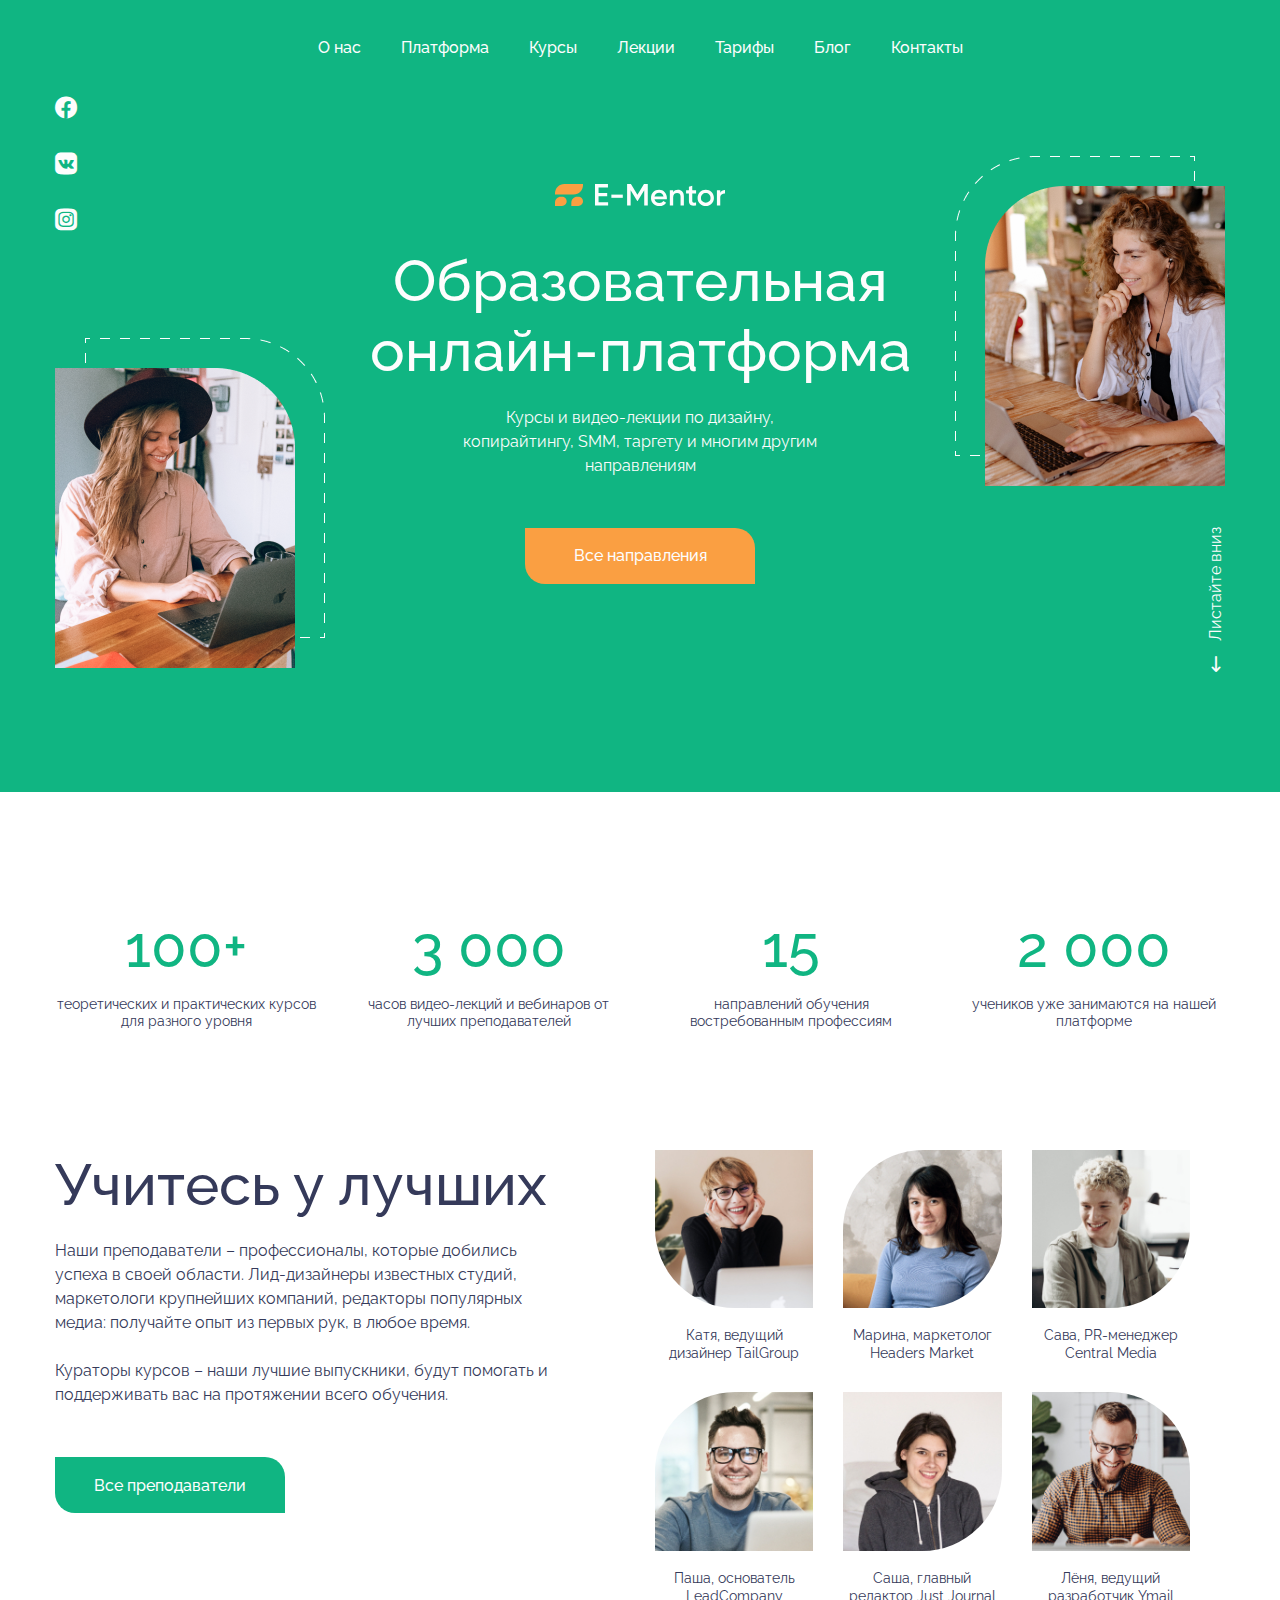
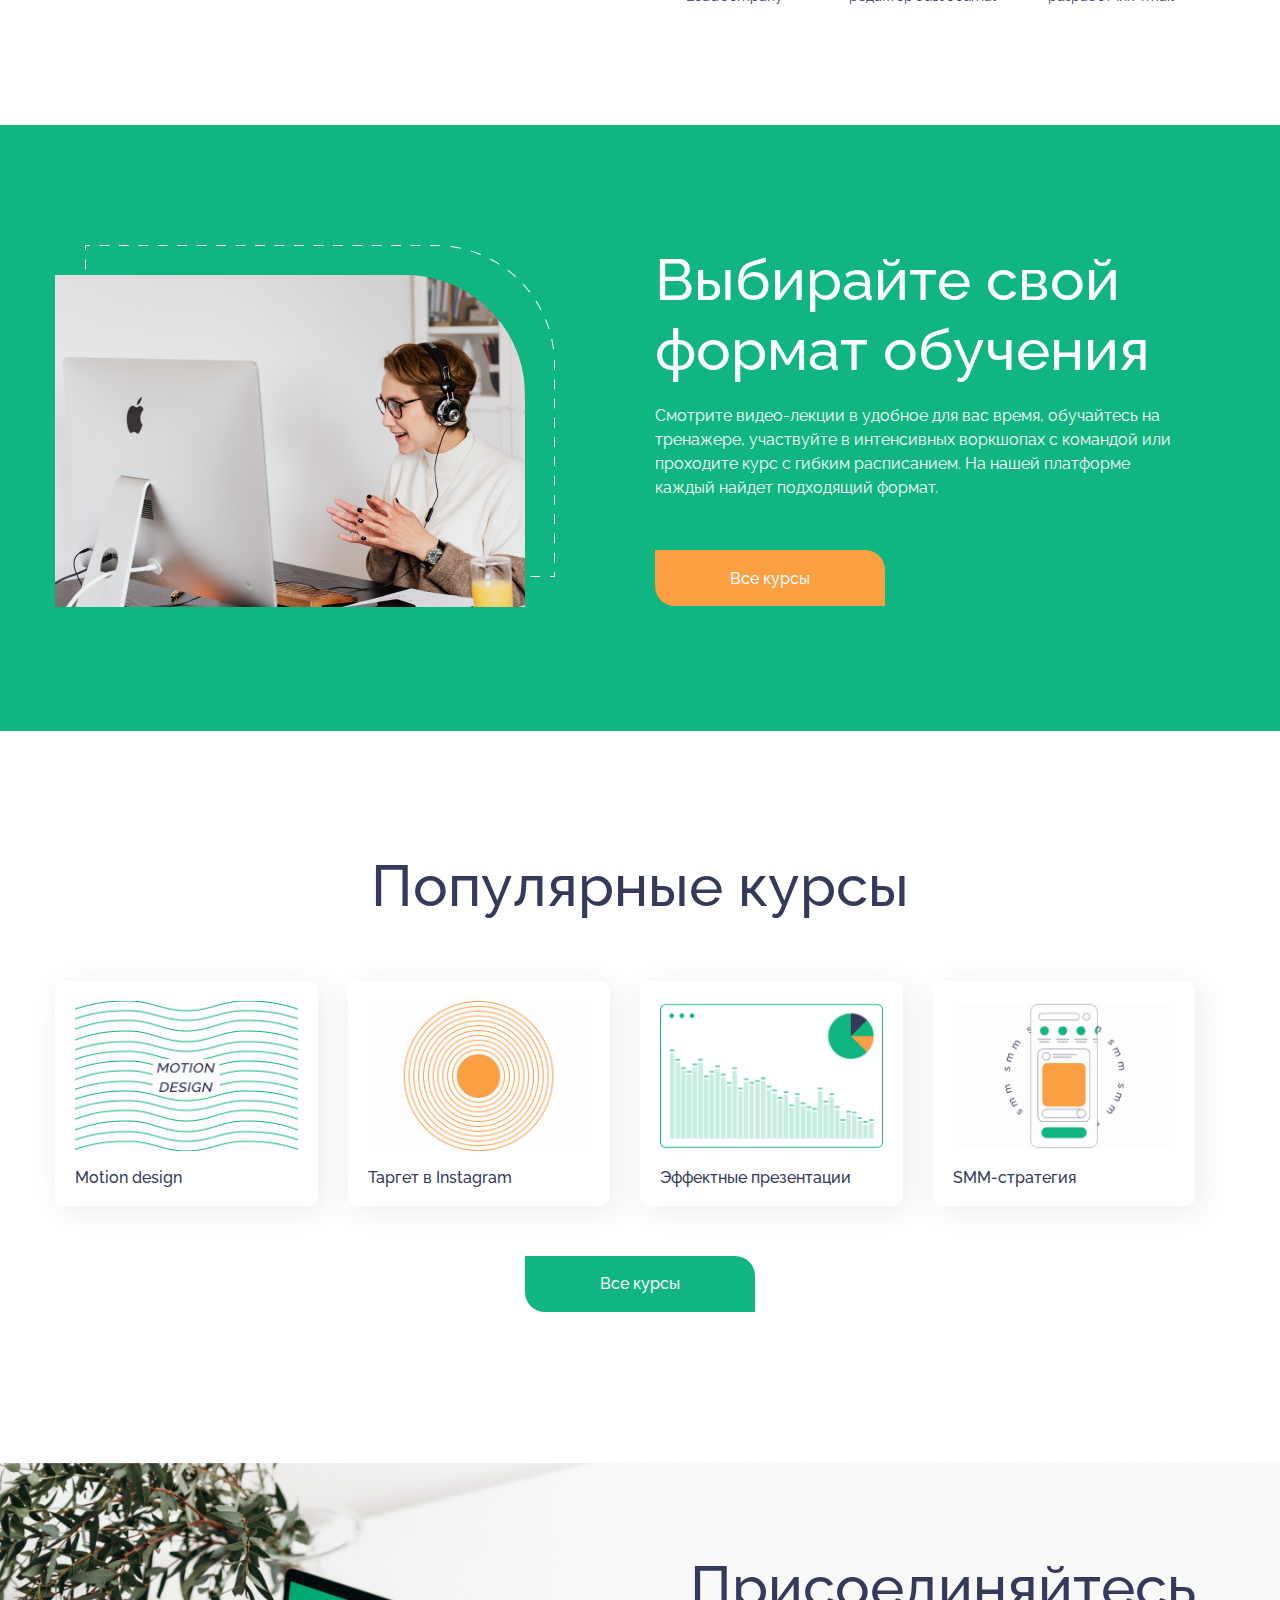
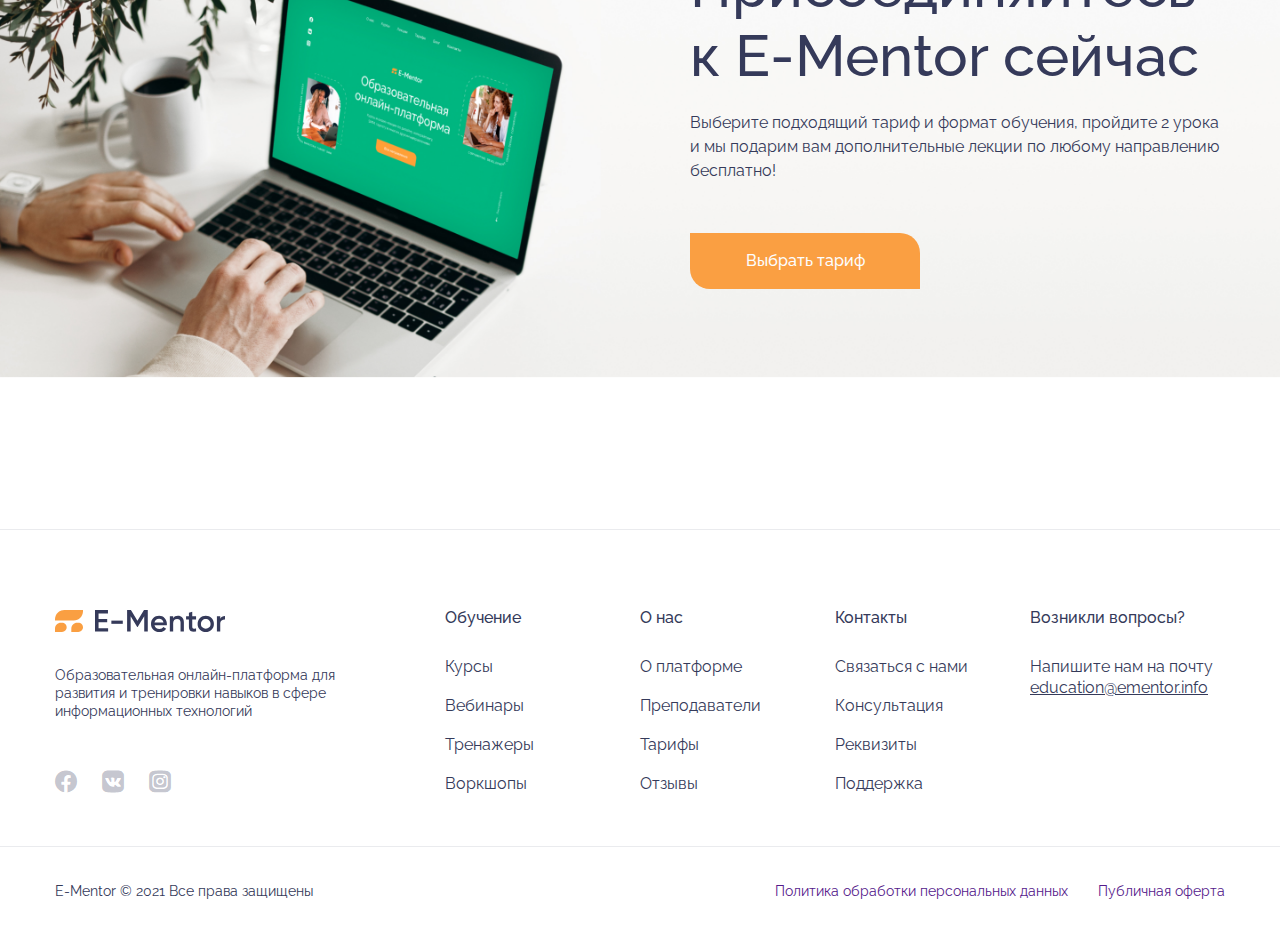
<file: index.html>
<!DOCTYPE html>
<html lang="en">
<head>
    <meta charset="UTF-8">
    <meta http-equiv="X-UA-Compatible" content="IE=edge">
    <meta name="viewport" content="width=device-width, initial-scale=1.0">
    <title>Ementor</title>
    <link rel="stylesheet" href="css/style.css">
</head>
<body>
    <header class="header header__main-page">
        <div class="container">
            <input id="menu_toggle" type="checkbox" />
            <label class="main-menu__toggle main-menu__toggle-light" for="menu_toggle">
                <span></span>
            </label>

            <ul class="main-menu main-menu__main-page">
                <li class="main-menu__item">
                    <a href="" class="main-menu__link">О нас</a>
                </li>
                <li class="main-menu__item">
                    <a href="" class="main-menu__link">Платформа</a>
                </li>
                <li class="main-menu__item">
                    <a href="course_page.html" class="main-menu__link">Курсы</a>
                </li>
                <li class="main-menu__item">
                    <a href="" class="main-menu__link">Лекции</a>
                </li>
                <li class="main-menu__item">
                    <a href="" class="main-menu__link">Тарифы</a>
                </li>
                <li class="main-menu__item">
                    <a href="" class="main-menu__link">Блог</a>
                </li>
                <li class="main-menu__item">
                    <a href="" class="main-menu__link">Контакты</a>
                </li>
            </ul>

            <div class="header__content">
                <div class="header__content-left">
                    <ul class="header__social">
                        <li class="header__social-item"><a href="#!" class="header__social-link"><i class="icon-facebook"></i></a></li>
                        <li class="header__social-item"><a href="#!" class="header__social-link"><i class="icon-vk"></i></a></li>
                        <li class="header__social-item"><a href="#!" class="header__social-link"><i class="icon-instagram"></i></a></li>
                    </ul>
                    <div class="header__content-left-image header__image">
                        <img src="media/images/header_img_001.png" alt="">
                    </div>
                </div>
                <div class="header__content-center">
                    <img src="media/images/logo_main_page.svg" alt="ementor" class="header__content-logo">
                    <h1 class="section-title section-title--light header__title">Образовательная онлайн-платформа</h1>
                    <p class="header__content-text">Курсы и видео-лекции по дизайну, копирайтингу, SMM, таргету и многим другим направлениям</p>
                    <a href="#!" class="header__content-btn btn btn-primary animation">Все направления</a>
                </div>
                <div class="header__content-right">
                    <div class="header__content-right-image header__image">
                        <img src="media/images/header_img_002.png" alt="">
                    </div>
                    <div class="header__down-container">
                        <a href="#!" class="header__down-link animation" id="scroll_down_link"><i class="icon-arrow-down"></i>Листайте вниз</a>
                    </div>
                </div>
            </div>
        </div>
    </header>

    <main class="main-content">
        <section class="advantages-block section-block">
            <div class="container">
                <ul class="advantages-items features-items">
                    <li class="advantages-item features-item">
                        <div class="advantages-item__number features-number">
                            100+
                        </div>
                        <div class="advantages-item__description features-description">
                            теоретических и практических курсов для разного уровня
                        </div>
                    </li>
                    <li class="advantages-item features-item">
                        <div class="advantages-item__number features-number">
                            3 000
                        </div>
                        <div class="advantages-item__description features-description">
                            часов видео-лекций и вебинаров от лучших преподавателей
                        </div>
                    </li>
                    <li class="advantages-item features-item">
                        <div class="advantages-item__number features-number">
                            15
                        </div>
                        <div class="advantages-item__description features-description">
                            направлений обучения востребованным профессиям
                        </div>
                    </li>
                    <li class="advantages-item features-item">
                        <div class="advantages-item__number features-number">
                            2 000
                        </div>
                        <div class="advantages-item__description features-description">
                            учеников уже занимаются на нашей платформе
                        </div>
                    </li>
                </ul>

                <div class="teachers row">
                    <div class="teachers-content col-half">
                        <h2 class="section-title teachers-title">Учитесь у лучших</h2>
                        <div class="section-description teachers-text">
                            <p>Наши преподаватели – профессионалы, которые добились успеха в своей области. Лид-дизайнеры известных студий, маркетологи крупнейших компаний, редакторы популярных медиа: получайте опыт из первых рук, в любое время.</p>
                            <p>Кураторы курсов – наши лучшие выпускники, будут помогать и поддерживать вас на протяжении всего обучения.</p>
                        </div>
                        <div class="section-button__wrapper">
                            <a href="#!" class="section-button btn btn-secondary teachers-button animation">Все преподаватели</a>
                        </div>
                    </div>
                    <div class="teachers-items col-half">
                        <div class="teachers-item">
                            <img src="media/images/teacher_001.jpg" class="teachers-image">
                            <h3 class="teachers-description">Катя, ведущий дизайнер TailGroup</h3>
                        </div>
                        <div class="teachers-item">
                            <img src="media/images/teacher_002.jpg" class="teachers-image">
                            <h3 class="teachers-description">Марина, маркетолог Headers Market</h3>
                        </div>
                        <div class="teachers-item">
                            <img src="media/images/teacher_003.jpg" class="teachers-image">
                            <h3 class="teachers-description">Сава, PR-менеджер Central Media</h3>
                        </div>
                        <div class="teachers-item">
                            <img src="media/images/teacher_004.jpg" class="teachers-image">
                            <h3 class="teachers-description">Паша, основатель LeadCompany</h3>
                        </div>
                        <div class="teachers-item">
                            <img src="media/images/teacher_005.jpg" class="teachers-image">
                            <h3 class="teachers-description">Саша, главный редактор Just Journal</h3>
                        </div>
                        <div class="teachers-item">
                            <img src="media/images/teacher_006.jpg" class="teachers-image">
                            <h3 class="teachers-description">Лёня, ведущий разработчик Ymail</h3>
                        </div>
                    </div>
                </div>
            </div>
        </section>
        <section class="format-block section-block section-block--green">
            <div class="container">
                <div class="format row">
                    <div class="format-image__wrapper col-half col-image">
                        <img src="media/images/format-img.png" class="format-image">
                    </div>
                    <div class="format-content col-half">
                        <h2 class="section-title format-title">Выбирайте свой формат обучения</h2>
                        <div class="section-description format-description">Смотрите видео-лекции в удобное для вас время, обучайтесь на тренажере, участвуйте в интенсивных воркшопах с командой или проходите курс с гибким расписанием. На нашей платформе каждый найдет подходящий формат.</div>
                        <div class="section-button__wrapper">
                            <a href="#" class="section-button btn btn-primary format-button animation">Все курсы</a>
                        </div>
                    </div>
                </div>
            </div>
        </section>
        <section class="courses-block section-block">
            <div class="container">
                <div class="courses row">
                    <div class="col-12">
                        <h2 class="section-title courses-title">Популярные курсы</h2>
                        <ul class="courses-items">
                            <li class="courses-item">
                                <img src="media/images/courses_001.png" class="courses-image">
                                <h3 class="courses-name">Motion design</h3>
                            </li>
                            <li class="courses-item">
                                <img src="media/images/courses_002.png" class="courses-image">
                                <h3 class="courses-name">Таргет в Instagram</h3>
                            </li>
                            <li class="courses-item">
                                <img src="media/images/courses_003.png" class="courses-image">
                                <h3 class="courses-name">Эффектные презентации</h3>
                            </li>
                            <li class="courses-item">
                                <img src="media/images/courses_004.png" class="courses-image">
                                <h3 class="courses-name">SMM-стратегия</h3>
                            </li>
                        </ul>
                        <div class="section-button__wrapper align-center">
                            <a href="#" class="section-button btn btn-secondary courses-button animation">Все курсы</a>
                        </div>
                    </div>
                </div>
            </div>
        </section>
        <section class="banner section-block banner__main-page">
            <div class="container">
                <div class="banner-block row">
                    <img class="banner-block__image" src="media/images/banner.jpg">
                    <div class="banner-content col-half">
                        <h2 class="section-title banner-title">Присоединяйтесь к E-Mentor сейчас</h2>
                        <div class="section-description banner-description">Выберите подходящий тариф и формат обучения, пройдите 2 урока и мы подарим вам дополнительные лекции по любому направлению бесплатно!</div>
                        <div class="section-button__wrapper">
                            <a href="#" class="section-button btn btn-primary banner-button animation">Выбрать тариф</a>
                        </div>
                    </div>
                </div>
            </div>
        </section>
    </main>

    <footer class="footer footer__main-page">
        <div class="footer-general">
            <div class="container">
                <div class="row footer-row">
                    <div class="footer-main col-lg-4 col-md-6 col-12">
                        <div class="footer-logo">
                            <a href="/" class="footer-logo-link">
                                <img src="media/images/logo_dark.svg" alt="ementor" class="footer-logo__image">
                            </a>
                        </div>
                        <p class="footer-description">
                            Образовательная онлайн-платформа для развития и тренировки навыков в сфере информационных технологий
                        </p>
                        <ul class="footer-social__items">
                            <li class="footer-social__item"><a href="#" class="footer-social__link"><i class="icon-facebook"></i></a></li>
                            <li class="footer-social__item"><a href="#" class="footer-social__link"><i class="icon-vk"></i></a></li>
                            <li class="footer-social__item"><a href="#" class="footer-social__link"><i class="icon-instagram"></i></a></li>
                        </ul>
                    </div>
                    <div class="footer-study col-lg-2 col-md-6 col-12">
                        <h3 class="footer-header">Обучение</h3>
                        <ul class="footer-menu">
                            <li class="footer-menu__item"><a href="#" class="footer-menu__link">Курсы</a></li>
                            <li class="footer-menu__item"><a href="#" class="footer-menu__link">Вебинары</a></li>
                            <li class="footer-menu__item"><a href="#" class="footer-menu__link">Тренажеры</a></li>
                            <li class="footer-menu__item"><a href="#" class="footer-menu__link">Воркшопы</a></li>
                        </ul>
                    </div>
                    <div class="footer-about col-lg-2 col-md-6 col-12">
                        <h3 class="footer-header">О нас</h3>
                        <ul class="footer-menu">
                            <li class="footer-menu__item"><a href="#" class="footer-menu__link">О платформе</a></li>
                            <li class="footer-menu__item"><a href="#" class="footer-menu__link">Преподаватели</a></li>
                            <li class="footer-menu__item"><a href="#" class="footer-menu__link">Тарифы</a></li>
                            <li class="footer-menu__item"><a href="#" class="footer-menu__link">Отзывы</a></li>
                        </ul>
                    </div>
                    <div class="footer-contacts col-lg-2 col-md-6 col-12">
                        <h3 class="footer-header">Контакты</h3>
                        <ul class="footer-menu">
                            <li class="footer-menu__item"><a href="#" class="footer-menu__link">Связаться с нами</a></li>
                            <li class="footer-menu__item"><a href="#" class="footer-menu__link">Консультация</a></li>
                            <li class="footer-menu__item"><a href="#" class="footer-menu__link">Реквизиты</a></li>
                            <li class="footer-menu__item"><a href="#" class="footer-menu__link">Поддержка</a></li>
                        </ul>
                    </div>
                    <div class="footer-questions col-lg-2 col-md-6 col-12">
                        <h3 class="footer-header">Возникли вопросы?</h3>
                        <p class="footer-text">Напишите нам на почту <a href="mailto:education@ementor.info" class="footer-menu__link link-underline">education@ementor.info</a></p>
                    </div>
                </div>
            </div>
        </div>
        <div class="footer-copyright">
            <div class="container">
                <div class="footer-copyright__inner">
                    <div class="footer-copyright__text">E-Mentor © 2021 Все права защищены</div>
                    <ul class="footer-copyright__items">
                        <li class="footer-copyright__item"><a href="" class="footer-copyright__link">Политика обработки персональных данных</a></li>
                        <li class="footer-copyright__item"><a href="" class="footer-copyright__link">Публичная оферта</a></li>
                    </ul>
                </div>
            </div>
        </div>
    </footer>
    <script src="js/main.js"></script>
</body>
</html>
</file>
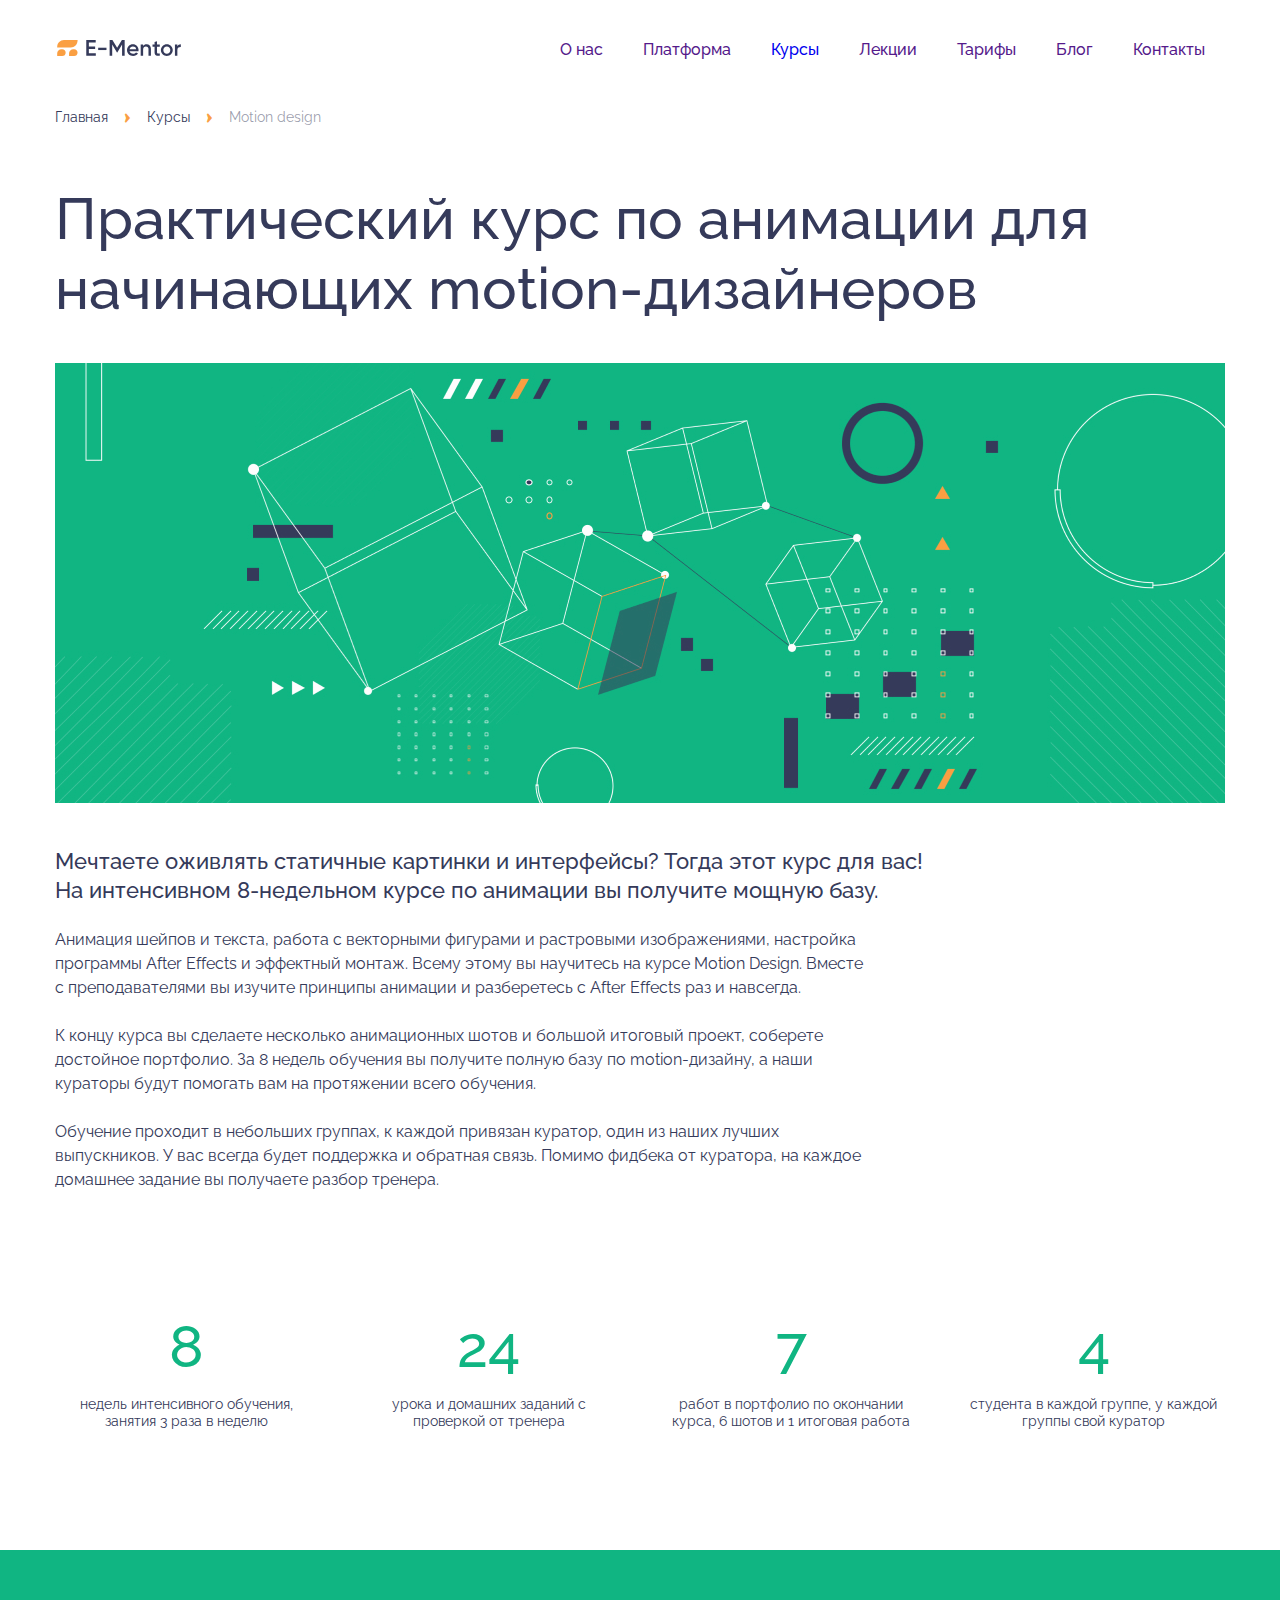
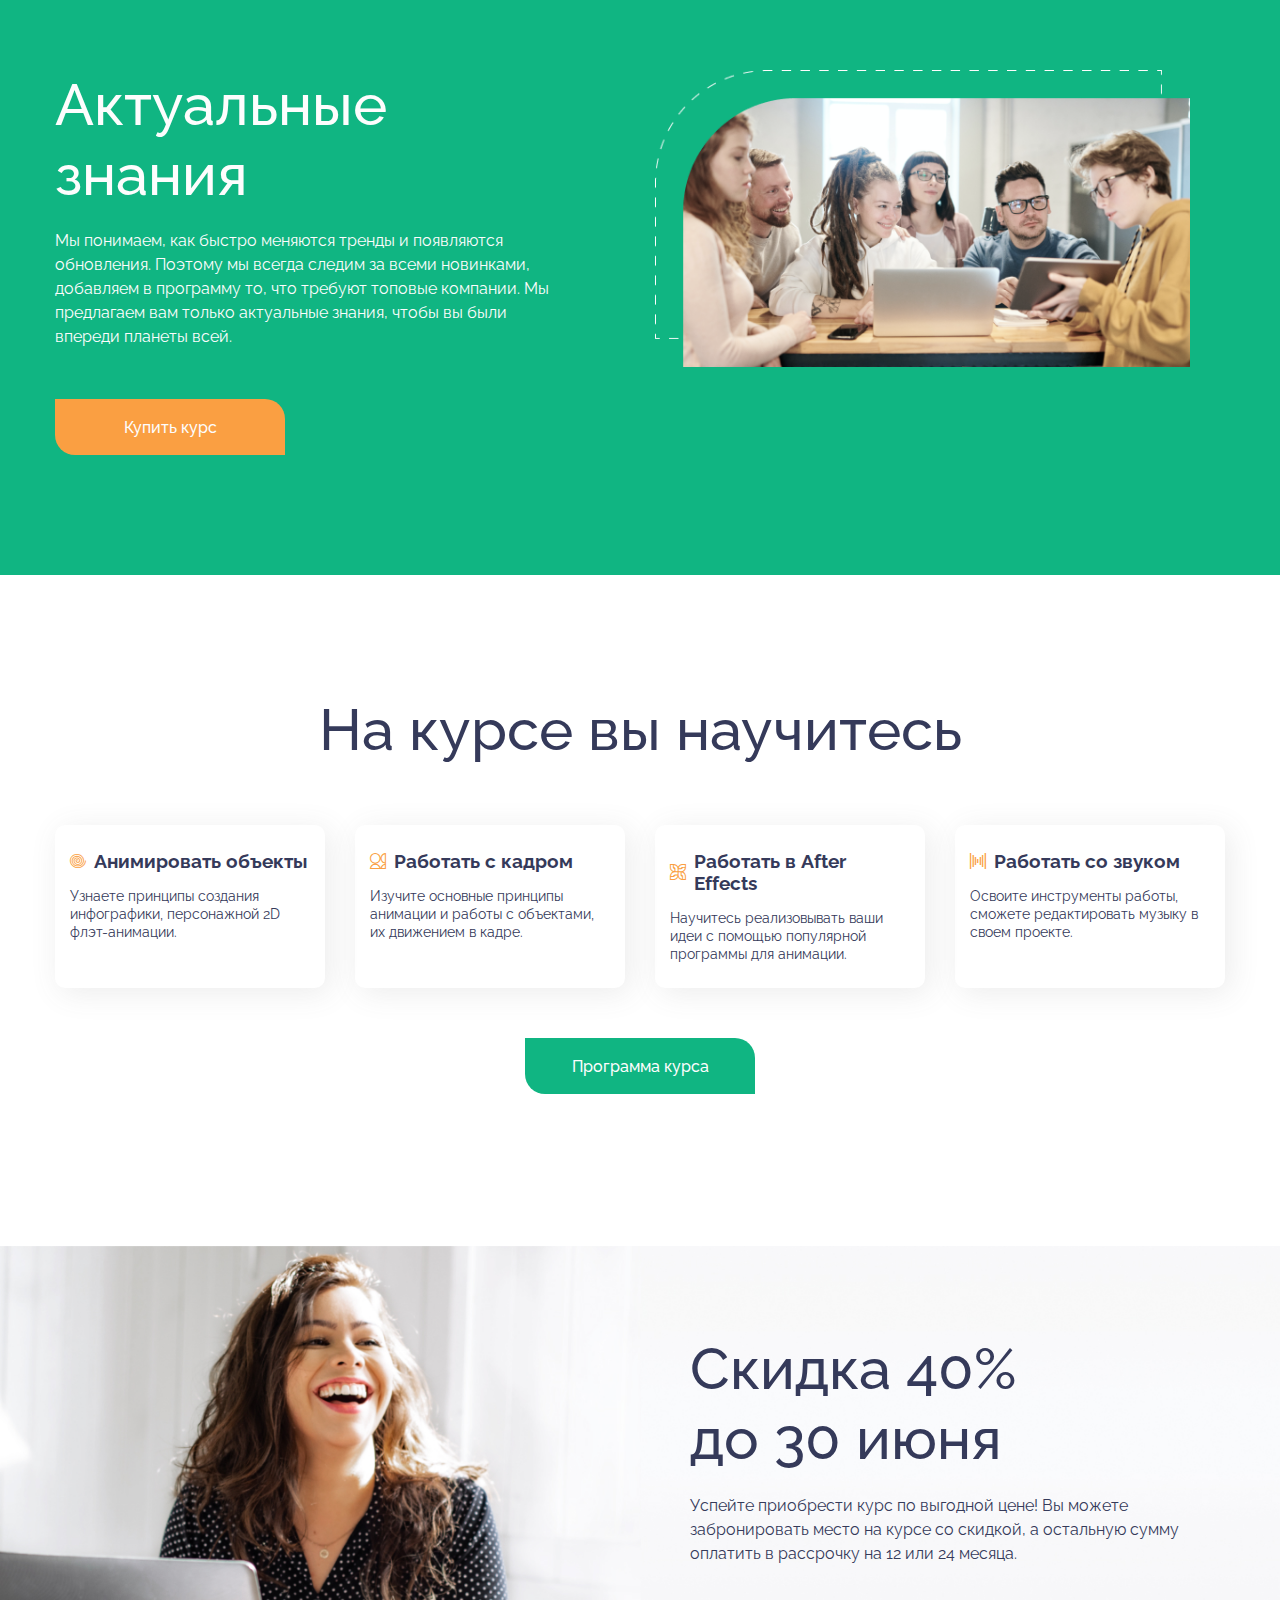
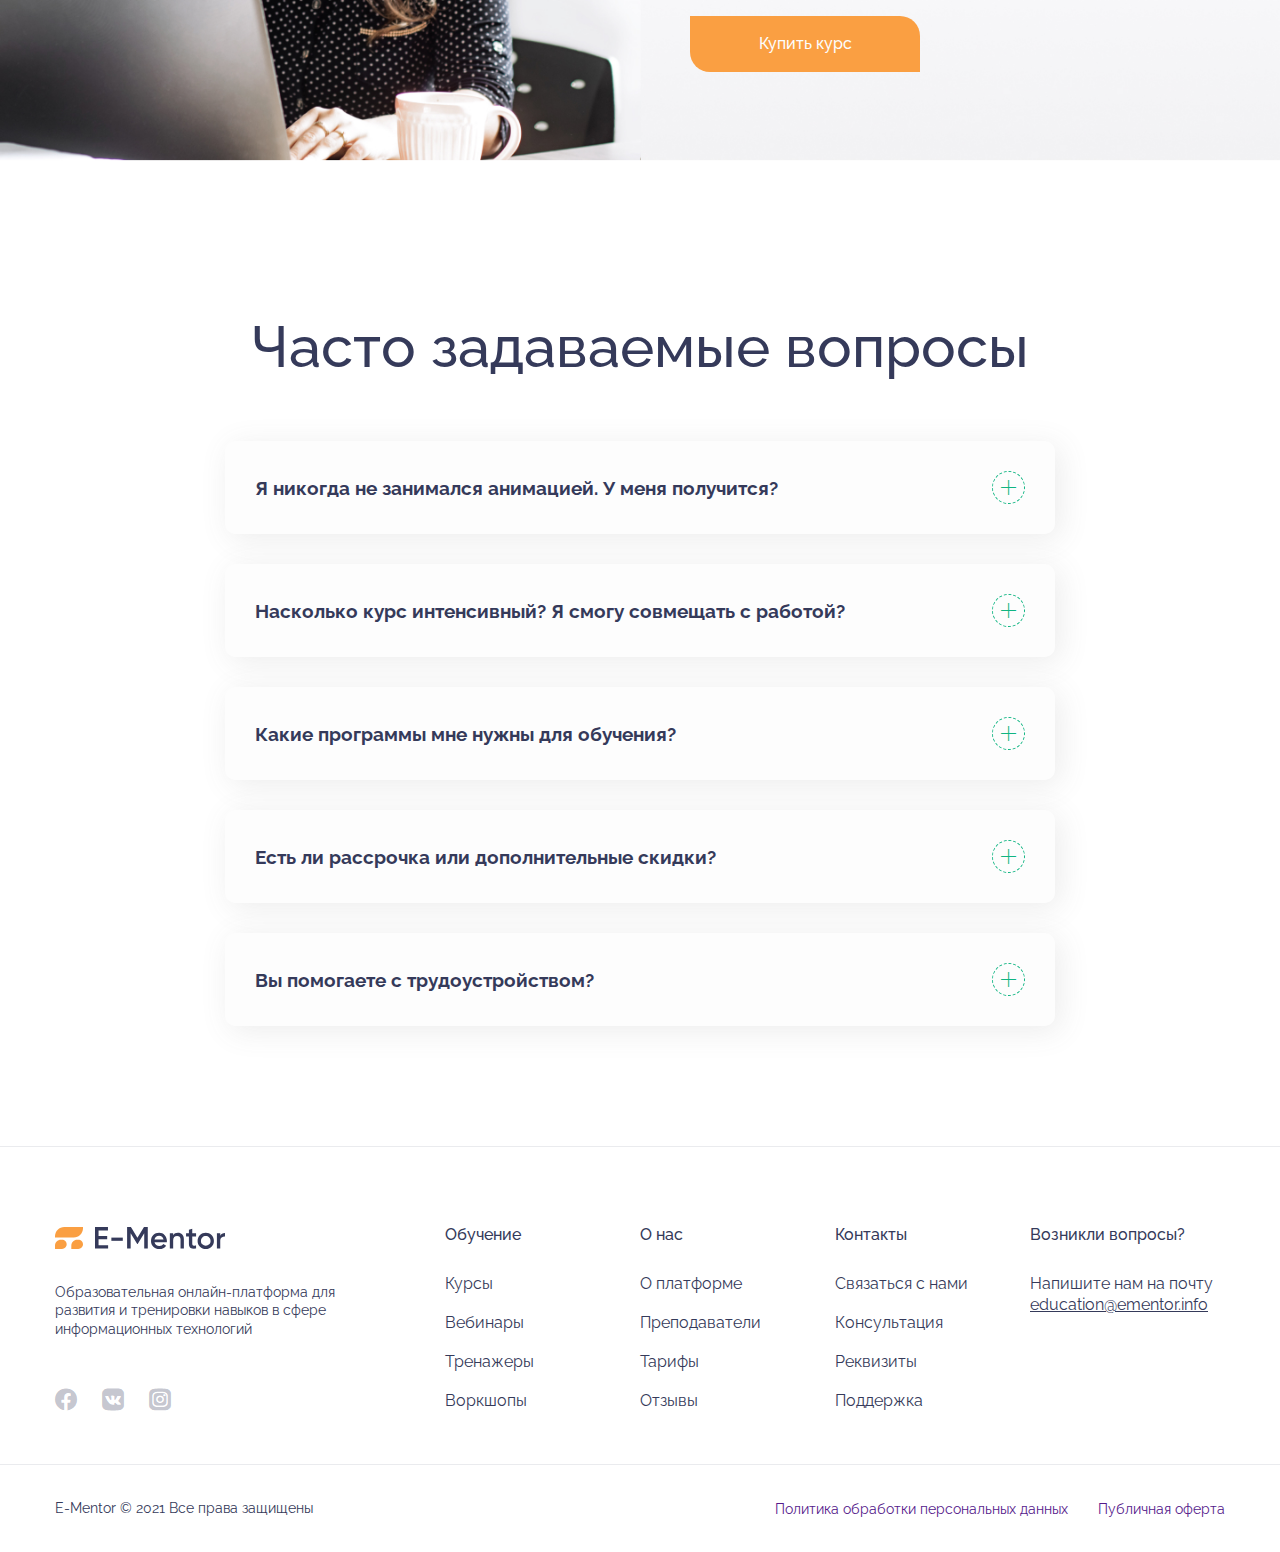
<file: course_page.html>
<!DOCTYPE html>
<html lang="en">
<head>
    <meta charset="UTF-8">
    <meta http-equiv="X-UA-Compatible" content="IE=edge">
    <meta name="viewport" content="width=device-width, initial-scale=1.0">
    <title>Motion design</title>
    <link rel="stylesheet" href="css/style.css">
</head>
<body>
    <header class="header">
        <div class="container">
            <div class="header-inner">
                <a class="header-logo__container" href="/">
                    <img src="media/images/logo_dark.svg" alt="ementor" class="header-logo__image">
                </a>

                <input id="menu_toggle" type="checkbox" />
                <label class="main-menu__toggle" for="menu_toggle">
                    <span></span>
                </label>
    
                <ul class="main-menu">
                    <li class="main-menu__item">
                        <a href="" class="main-menu__link">О нас</a>
                    </li>
                    <li class="main-menu__item">
                        <a href="" class="main-menu__link">Платформа</a>
                    </li>
                    <li class="main-menu__item">
                        <a href="course_page.html" class="main-menu__link">Курсы</a>
                    </li>
                    <li class="main-menu__item">
                        <a href="" class="main-menu__link">Лекции</a>
                    </li>
                    <li class="main-menu__item">
                        <a href="" class="main-menu__link">Тарифы</a>
                    </li>
                    <li class="main-menu__item">
                        <a href="" class="main-menu__link">Блог</a>
                    </li>
                    <li class="main-menu__item">
                        <a href="" class="main-menu__link">Контакты</a>
                    </li>
                </ul>
            </div>
        </div>
    </header>
    <main class="main-content">
        <section class="breadcrumbs">
            <div class="container">
                <a href="" class="breadcrumbs__link">Главная</a>
                <span class="breadcrumbs__separator"><i class="icon-arrow-right-mini"></i></span>
                <a href="" class="breadcrumbs__link">Курсы</a>
                <span class="breadcrumbs__separator"><i class="icon-arrow-right-mini"></i></span>
                <span class="breadcrumbs__current">Motion design</span>
            </div>
        </section>
        <section class="course-main section-block pb-8">
            <div class="container">
                <h2 class="section-title">Практический курс по анимации для начинающих motion-дизайнеров</h2>
                <div class="course-main__description">
                    <img src="media/images/motion_design_image.jpg" alt="Motion design" class="course-main__image">
                    <article class="course-main__description-general">
                        Мечтаете оживлять статичные картинки и интерфейсы? Тогда этот курс для вас!
                        На интенсивном 8-недельном курсе по анимации вы получите мощную базу.
                    </article>
                    <article class="course-main__description-text">
                        <p>Анимация шейпов и текста, работа с векторными фигурами и растровыми изображениями, настройка программы After Effects и эффектный монтаж. Всему этому вы научитесь на курсе Motion Design. Вместе с преподавателями вы изучите принципы анимации и разберетесь с After Effects раз и навсегда.</p>
                        <p>К концу курса вы сделаете несколько анимационных шотов и большой итоговый проект, соберете достойное портфолио. За 8 недель обучения вы получите полную базу по motion-дизайну, а наши кураторы будут помогать вам на протяжении всего обучения.</p>
                        <p>Обучение проходит в небольших группах, к каждой привязан куратор, один из наших лучших выпускников. У вас всегда будет поддержка и обратная связь. Помимо фидбека от куратора, на каждое домашнее задание вы получаете разбор тренера.</p>
                    </article>
                </div>
            </div>
        </section>
        <section class="course-features section-block">
            <div class="container">
                <ul class="course-features__items features-items">
                    <li class="course-features__item features-item">
                        <div class="course-features__number features-number">
                            8
                        </div>
                        <div class="course-features__description features-description">
                            недель интенсивного обучения, занятия 3 раза в неделю
                        </div>
                    </li>
                    <li class="course-features__item features-item">
                        <div class="course-features__number features-number">
                            24
                        </div>
                        <div class="course-features__description features-description">
                            урока и домашних заданий с проверкой от тренера
                        </div>
                    </li>
                    <li class="course-features__item features-item">
                        <div class="course-features__number features-number">
                            7
                        </div>
                        <div class="course-features__description features-description">
                            работ в портфолио по окончании курса, 6 шотов и 1 итоговая работа
                        </div>
                    </li>
                    <li class="course-features__item features-item">
                        <div class="course-features__number features-number">
                            4
                        </div>
                        <div class="course-features__description features-description">
                            студента в каждой группе, у каждой группы свой куратор
                        </div>
                    </li>
                </ul>
            </div>
        </section>
        <section class="relevance section-block section-block--green">
            <div class="container">
                <div class="relevance-block row">
                    <div class="relevance-content col-half">
                        <h2 class="section-title relevance-title">Актуальные знания</h2>
                        <div class="section-description relevance-description">Мы понимаем, как быстро меняются тренды и появляются обновления. Поэтому мы всегда следим за всеми новинками, добавляем в программу то, что требуют топовые компании. Мы предлагаем вам только актуальные знания, чтобы вы были впереди планеты всей.</div>
                        <div class="section-button__wrapper">
                            <a href="#" class="section-button btn btn-primary animation">Купить курс</a>
                        </div>
                    </div>
                    <div class="relevance-image__wrapper col-half">
                        <img src="media/images/relevance_image.png" class="relevance-image">
                    </div>
                </div>
            </div>
        </section>
        <section class="program section-block">
            <div class="container">
                <h2 class="section-title program-title align-center">На курсе вы научитесь</h2>
                <ul class="program-items grid-4">
                    <li class="program-item">
                        <div class="program-item__header">
                            <i class="program-item__icon icon-learn-animate"></i><h3 class="program-item__title">Анимировать объекты</h3>
                        </div>
                        <p class="program-item__description">Узнаете принципы создания инфографики, персонажной 2D флэт-анимации.</p>
                    </li>
                    <li class="program-item">
                        <div class="program-item__header">
                            <i class="program-item__icon icon-learn-frame"></i><h3 class="program-item__title">Работать с кадром</h3>
                        </div>
                        <p class="program-item__description">Изучите основные принципы анимации и работы с объектами, их движением в кадре.</p>
                    </li>
                    <li class="program-item">
                        <div class="program-item__header">
                            <i class="program-item__icon icon-learn-ae"></i><h3 class="program-item__title">Работать в After Effects</h3>
                        </div>
                        <p class="program-item__description">Научитесь реализовывать ваши идеи с помощью популярной программы для анимации.</p>
                    </li>
                    <li class="program-item">
                        <div class="program-item__header">
                            <i class="program-item__icon icon-learn-sound"></i><h3 class="program-item__title">Работать со звуком</h3>
                        </div>
                        <p class="program-item__description">Освоите инструменты работы, сможете редактировать музыку в своем проекте.</p>
                    </li>
                </ul>
                <div class="section-button__wrapper align-center">
                    <a href="#" class="section-button btn btn-secondary program-button animation">Программа курса</a>
                </div>
            </div>
        </section>
        <section class="banner section-block banner__course-page">
            <div class="container">
                <div class="banner-block row">
                    <img class="banner-block__image" src="media/images/course_page_banner.jpg">
                    <div class="banner-content col-half">
                        <h2 class="section-title banner-title">Скидка 40%<br>до 30 июня</h2>
                        <div class="section-description banner-description">Успейте приобрести курс по выгодной цене! Вы можете забронировать место на курсе со скидкой, а остальную сумму оплатить в рассрочку на 12 или 24 месяца.</div>
                        <div class="section-button__wrapper">
                            <a href="#" class="section-button btn btn-primary banner-button animation">Купить курс</a>
                        </div>
                    </div>
                </div>
            </div>
        </section>
        <section class="faq section-block">
            <div class="container">
                <h2 class="section-title align-center">Часто задаваемые вопросы</h2>
                <ul class="faq-items">
                    <li class="faq-item switch-item">
                        <div class="faq-item__header">
                            <h3 class="faq-item__ask">Я никогда не занимался анимацией. У меня получится?</h3>
                            <a class="js-switch btn-switch">
                                <i class="icon-plus"></i>
                                <i class="icon-minus hidden"></i>
                            </a>
                        </div>
                        <p class="faq-item__description switch-target hidden">
                            Конечно! Этот курс рассчитан для новичков, для тех, кто еще совсем ничего не умеет. Курс интенсивный, но оно того стоит. Главное выполняйте домашнее задание в срок. Вам всегда будут помогать тренеры и кураторы. Все получится!
                        </p>
                    </li>
                    <li class="faq-item switch-item">
                        <div class="faq-item__header">
                            <h3 class="faq-item__ask">Насколько курс интенсивный? Я смогу совмещать с работой?</h3>
                            <a class="js-switch btn-switch">
                                <i class="icon-plus"></i>
                                <i class="icon-minus hidden"></i>
                            </a>
                        </div>
                        <p class="faq-item__description switch-target hidden">
                            Курс довольно интенсивный, но, при большом желании, вы будете успевать все. Вам понадобится 2-3 свободных часа в день на изучение материала и выполнение домашних заданий.
                        </p>
                    </li>
                    <li class="faq-item switch-item">
                        <div class="faq-item__header">
                            <h3 class="faq-item__ask">Какие программы мне нужны для обучения?</h3>
                            <a class="js-switch btn-switch">
                                <i class="icon-plus"></i>
                                <i class="icon-minus hidden"></i>
                            </a>
                        </div>
                        <p class="faq-item__description switch-target hidden">
                            Lorem ipsum dolor sit, amet consectetur adipisicing elit. Sapiente numquam, officiis eaque corrupti sed praesentium libero ab exercitationem illum consequuntur ut earum animi eius similique, quaerat explicabo voluptate sequi laborum voluptates iusto saepe non quisquam dolores! Hic, sequi! Perferendis itaque incidunt repudiandae nihil voluptatum ullam iure voluptas soluta. Accusamus, cumque.
                        </p>
                    </li>
                    <li class="faq-item switch-item">
                        <div class="faq-item__header">
                            <h3 class="faq-item__ask">Есть ли рассрочка или дополнительные скидки?</h3>
                            <a class="js-switch btn-switch">
                                <i class="icon-plus"></i>
                                <i class="icon-minus hidden"></i>
                            </a>
                        </div>
                        <p class="faq-item__description switch-target hidden">
                            Lorem ipsum dolor sit amet consectetur adipisicing elit. Ex eligendi pariatur veritatis repudiandae illo soluta. Aut commodi, facere pariatur quasi nisi molestiae voluptate cumque, in nam eum corrupti, aperiam nostrum.
                        </p>
                    </li>
                    <li class="faq-item switch-item">
                        <div class="faq-item__header">
                            <h3 class="faq-item__ask">Вы помогаете с трудоустройством?</h3>
                            <a class="js-switch btn-switch">
                                <i class="icon-plus"></i>
                                <i class="icon-minus hidden"></i>
                            </a>
                        </div>
                        <p class="faq-item__description switch-target hidden">
                            Lorem ipsum dolor sit amet consectetur adipisicing elit. At repellat, distinctio accusamus quisquam enim, ullam saepe dolor dolorum magni ut exercitationem architecto natus vel explicabo reiciendis porro ipsum est aut reprehenderit sequi? Reprehenderit necessitatibus laudantium dolores tempore, iste ea inventore!
                        </p>
                    </li>
                </ul>
            </div>
        </section>
    </main>
    <footer class="footer">
        <div class="footer-general">
            <div class="container">
                <div class="row footer-row">
                    <div class="footer-main col-lg-4 col-md-6 col-12">
                        <div class="footer-logo">
                            <a href="/" class="footer-logo-link">
                                <img src="media/images/logo_dark.svg" alt="ementor" class="footer-logo__image">
                            </a>
                        </div>
                        <p class="footer-description">
                            Образовательная онлайн-платформа для развития и тренировки навыков в сфере информационных технологий
                        </p>
                        <ul class="footer-social__items">
                            <li class="footer-social__item"><a href="#" class="footer-social__link"><i class="icon-facebook"></i></a></li>
                            <li class="footer-social__item"><a href="#" class="footer-social__link"><i class="icon-vk"></i></a></li>
                            <li class="footer-social__item"><a href="#" class="footer-social__link"><i class="icon-instagram"></i></a></li>
                        </ul>
                    </div>
                    <div class="footer-study col-lg-2 col-md-6 col-12">
                        <h3 class="footer-header">Обучение</h3>
                        <ul class="footer-menu">
                            <li class="footer-menu__item"><a href="#" class="footer-menu__link">Курсы</a></li>
                            <li class="footer-menu__item"><a href="#" class="footer-menu__link">Вебинары</a></li>
                            <li class="footer-menu__item"><a href="#" class="footer-menu__link">Тренажеры</a></li>
                            <li class="footer-menu__item"><a href="#" class="footer-menu__link">Воркшопы</a></li>
                        </ul>
                    </div>
                    <div class="footer-about col-lg-2 col-md-6 col-12">
                        <h3 class="footer-header">О нас</h3>
                        <ul class="footer-menu">
                            <li class="footer-menu__item"><a href="#" class="footer-menu__link">О платформе</a></li>
                            <li class="footer-menu__item"><a href="#" class="footer-menu__link">Преподаватели</a></li>
                            <li class="footer-menu__item"><a href="#" class="footer-menu__link">Тарифы</a></li>
                            <li class="footer-menu__item"><a href="#" class="footer-menu__link">Отзывы</a></li>
                        </ul>
                    </div>
                    <div class="footer-contacts col-lg-2 col-md-6 col-12">
                        <h3 class="footer-header">Контакты</h3>
                        <ul class="footer-menu">
                            <li class="footer-menu__item"><a href="#" class="footer-menu__link">Связаться с нами</a></li>
                            <li class="footer-menu__item"><a href="#" class="footer-menu__link">Консультация</a></li>
                            <li class="footer-menu__item"><a href="#" class="footer-menu__link">Реквизиты</a></li>
                            <li class="footer-menu__item"><a href="#" class="footer-menu__link">Поддержка</a></li>
                        </ul>
                    </div>
                    <div class="footer-questions col-lg-2 col-md-6 col-12">
                        <h3 class="footer-header">Возникли вопросы?</h3>
                        <p class="footer-text">Напишите нам на почту <a href="mailto:education@ementor.info" class="footer-menu__link link-underline">education@ementor.info</a></p>
                    </div>
                </div>
            </div>
        </div>
        <div class="footer-copyright">
            <div class="container">
                <div class="footer-copyright__inner">
                    <div class="footer-copyright__text">E-Mentor © 2021 Все права защищены</div>
                    <ul class="footer-copyright__items">
                        <li class="footer-copyright__item"><a href="" class="footer-copyright__link">Политика обработки персональных данных</a></li>
                        <li class="footer-copyright__item"><a href="" class="footer-copyright__link">Публичная оферта</a></li>
                    </ul>
                </div>
            </div>
        </div>
    </footer>
    <script src="js/main.js"></script>
</body>
</html>
</file>
<file: css/style.css>
@import"https://fonts.googleapis.com/css2?family=Raleway:wght@400;500&display=swap";.animation{visibility:visible;-webkit-animation-duration:1s;animation-duration:1s;-webkit-animation-fill-mode:forwards;animation-fill-mode:forwards}.animation--slidetoup{-webkit-animation-name:slideToUp;animation-name:slideToUp}@-webkit-keyframes slideToUp{0%{transform:translate(0, 100%);visibility:visible;opacity:0}100%{transform:translate(0, 0);opacity:1}}@keyframes slideToUp{0%{transform:translate(0, 100%);visibility:visible;opacity:0}100%{transform:translate(0, 0);opacity:1}}@font-face{font-family:"ementor";src:url("../media/fonts/ementor.eot");src:url("../media/fonts/ementor.eot") format("embedded-opentype"),url("../media/fonts/ementor.ttf") format("truetype"),url("../media/fonts/ementor.woff") format("woff"),url("../media/fonts/ementor.svg#ementor") format("svg");font-weight:normal;font-style:normal;font-display:block}[class^=icon-],[class*=" icon-"]{font-family:"ementor" !important;speak:never;font-style:normal;font-weight:normal;font-variant:normal;text-transform:none;line-height:1;-webkit-font-smoothing:antialiased;-moz-osx-font-smoothing:grayscale}[class^=icon-]::before,[class*=" icon-"]::before{font-family:"ementor" !important}.icon-arrow-down:before{content:"\e900"}.icon-arrow-right-mini:before{content:"\e901"}.icon-facebook:before{content:"\e902"}.icon-instagram:before{content:"\e903"}.icon-learn-ae:before{content:"\e904"}.icon-learn-animate:before{content:"\e905"}.icon-learn-frame:before{content:"\e906"}.icon-learn-sound:before{content:"\e907"}.icon-minus:before{content:"\e908"}.icon-plus:before{content:"\e909"}.icon-vk:before{content:"\e90a"}*,:after,:before{box-sizing:border-box;-webkit-tap-highlight-color:rgba(0,0,0,0)}html{font-size:10px}body{overflow-x:hidden;scroll-behavior:smooth;text-rendering:optimizeSpeed;min-height:100vh;color:#353a5a}body,p,div,li{font-family:"Raleway",sans-serif;font-size:1.6rem}p,div,li{color:inherit}body,h1,h2,h3,h4,p,ul,ol,li,figure,figcaption,blockquote,dl,dd{margin:0;padding:0}a,a:hover,a:active{text-decoration:none}ul{list-style-type:none}img{max-width:100%}.no-scroll{overflow:hidden}.align-center{text-align:center}.link-underline{text-decoration:underline}.link-underline:hover{text-decoration:none}.pb-8{padding-bottom:8rem}.container{max-width:121rem;padding-left:2rem;padding-right:2rem;margin:0 auto}.section-title{font-family:"Raleway",sans-serif;font-weight:500;font-size:2.8rem;line-height:120%}@media(min-width: 480px){.section-title{font-size:3.8rem}}@media(min-width: 992px){.section-title{font-size:5.8rem}}.section-title--light{color:#fdfdfd}.section-block{padding:6rem 0}@media(min-width: 992px){.section-block{padding:12rem 0}}.section-block:not(.section-block--green):not(.banner)+.section-block:not(.section-block--green):not(.banner){padding-top:0}.section-block--green{background:#10b582;color:#fdfdfd}.section-description{font-weight:400;font-size:1.6rem;line-height:150%;margin-top:2rem}.section-button__wrapper{margin-top:3rem}.section-button__wrapper:not(.align-center){text-align:center}@media(min-width: 992px){.section-button__wrapper:not(.align-center){text-align:left}}@media(min-width: 992px){.section-button__wrapper{margin-top:5rem}}.grid-4{display:grid;grid-template-columns:1fr;gap:30px}@media(min-width: 576px){.grid-4{grid-template-columns:repeat(2, 1fr)}}@media(min-width: 992px){.grid-4{grid-template-columns:repeat(4, 1fr)}}.row{display:flex;flex-wrap:wrap;-moz-column-gap:10rem;column-gap:10rem;row-gap:3rem}@media(min-width: 992px){.row{row-gap:5rem}}.col-half{flex:0 0 auto;width:100%;max-width:100%}@media(min-width: 992px){.col-half{width:calc(50% - 5rem)}.col-half:first-child{max-width:50rem}}.col-image{text-align:center}@media(min-width: 992px){.col-image{text-align:left}}.col-12{flex:0 0 auto;width:100%}@media(min-width: 768px){.col-md-6{flex:0 0 auto;width:50%}}@media(min-width: 992px){.col-lg-4{flex:0 0 auto;width:33.3333333333%}}@media(min-width: 992px){.col-lg-2{flex:0 0 auto;width:16.6666666667%}}.breadcrumbs{margin-top:1rem}.breadcrumbs .container{display:flex}.breadcrumbs__link,.breadcrumbs__current{font-size:1.4rem;line-height:1.4rem}.breadcrumbs__link{color:#353a5a}.breadcrumbs__separator{margin:0 15px;line-height:1.4rem}.breadcrumbs__separator i{font-size:.9rem;color:#fa9f42}.breadcrumbs__current{color:rgba(53,58,90,.5)}.breadcrumbs+.section-block{padding-top:0}.features-items{display:flex;justify-content:space-between;flex-wrap:wrap;-moz-column-gap:3rem;column-gap:3rem}.features-item{text-align:center;width:100%}@media(min-width: 768px){.features-item{width:calc(50% - 30px)}}@media(min-width: 992px){.features-item{width:calc(25% - 30px)}}.features-number{font-weight:500;font-size:5.8rem;color:#10b582}.features-description{font-size:1.4rem;line-height:120%;margin-top:1.5rem}.hidden{display:none !important}.btn{display:inline-flex;align-items:center;justify-content:center;padding:0 3.6rem;border-radius:0 2rem 0 2rem;height:5.6rem;min-width:23rem;text-decoration:none;font-weight:500;cursor:pointer;transition:all .5s}.btn-primary{color:#fdfdfd;background:#fa9f42}.btn-primary:hover{background:#f98610}.btn-secondary{color:#fdfdfd;background:#10b582}.btn-secondary:hover{background:#0c8660}.btn-switch{width:33px;height:33px;border-radius:100%;border:1px dashed #10b582;display:inline-flex;align-items:center;justify-content:center;cursor:pointer;flex-shrink:0}.btn-switch i{color:#10b582;font-size:1.5rem}#menu_toggle{display:none}#menu_toggle:checked~.main-menu__toggle>span{transform:rotate(45deg)}#menu_toggle:checked~.main-menu__toggle>span::before{top:0;transform:rotate(0)}#menu_toggle:checked~.main-menu__toggle>span::after{top:0;transform:rotate(90deg)}#menu_toggle:checked~.main-menu{opacity:1;visibility:visible;transform:translateX(0)}.main-menu__toggle{display:flex;align-items:center;width:2.6rem;height:2.6rem;cursor:pointer;position:relative;margin-left:auto;z-index:3}@media(min-width: 992px){.main-menu__toggle{display:none}}.main-menu__toggle>span,.main-menu__toggle span::before,.main-menu__toggle span::after{display:block;position:absolute;width:100%;height:.2rem;background-color:#353a5a;transition:all .3s}.main-menu__toggle>span::before{content:"";top:-0.8rem}.main-menu__toggle>span::after{content:"";top:.8rem}.main-menu__toggle.main-menu__toggle-light>span,.main-menu__toggle.main-menu__toggle-light span::before,.main-menu__toggle.main-menu__toggle-light span::after{background-color:#fdfdfd}.header.header__main-page .main-menu__toggle{position:absolute;top:6rem;right:2rem}.header:not(.header__main-page) #menu_toggle:checked~.main-menu__toggle>span,.header:not(.header__main-page) #menu_toggle:checked~.main-menu__toggle span::before,.header:not(.header__main-page) #menu_toggle:checked~.main-menu__toggle span::after{background-color:#fdfdfd}.header-inner{display:flex;align-items:center;height:10rem}.header-logo__container{margin-right:auto}.header-logo__image{width:12.8rem;height:1.6rem}@media(max-width: 992px){.header__image{display:none}}.header__image img{width:100%}.header__main-page{background:#10b582;padding-bottom:12rem;color:#fdfdfd}@media(max-width: 992px){.header__main-page{padding-bottom:6rem}}.header__main-page [class$=-link]{color:#fdfdfd}.header__main-page [class$=-link]:hover{color:rgba(253,253,253,.8)}@media(max-width: 992px){.header__social{display:none}}.header__social-item:not(:first-child){margin-top:3rem}.header__content-left-image{margin-top:10.4rem}.header__social-link{color:#fdfdfd;font-size:2.2rem}.header__social-link:hover{color:rgba(253,253,253,.8)}.header__content{display:flex}@media(max-width: 992px){.header__content{flex-direction:column;align-items:center;padding-top:6rem}}.header__content-center{display:flex;align-items:center;justify-content:center;flex-direction:column;flex-grow:1;text-align:center;padding:0 2rem}.header__title{margin-top:4rem;max-width:54.2rem}.header__content-text{color:#fdfdfd;line-height:150%;margin:2rem auto 0;max-width:37.8rem}.header__content-btn{margin-top:3rem}@media(min-width: 992px){.header__content-btn{margin-top:5rem}}.header__content-right{position:relative;margin-top:3rem}@media(min-width: 992px){.header__content-right{margin-top:6rem}}@media(min-width: 992px){.header__down-container{position:absolute;bottom:0;right:0;transform:rotate(-180deg);-ms-writing-mode:tb-rl;writing-mode:tb-rl}}.header__down-link{color:#fdfdfd}.header__down-link .icon-arrow-down{margin-bottom:1.5rem;display:inline-block}@media(min-width: 992px){.header__down-link .icon-arrow-down{transform:rotate(180deg)}}.main-menu{display:flex;list-style-type:none;padding:4rem 0}@media(max-width: 991px){.main-menu{flex-direction:column;align-items:center;opacity:0;visibility:hidden;transform:translateX(-100%);background:rgba(53,58,90,.9);position:fixed;inset:0;z-index:2;transition:all .3s}}@media(min-width: 992px){.main-menu__main-page{justify-content:center}}.main-menu__main-page .main-menu__link{color:#fdfdfd}.main-menu__item{display:flex;margin:0 2rem}@media(max-width: 991px){.main-menu__item{margin:2rem 0}}.main-menu__link{line-height:100%;text-decoration:none;position:relative;font-weight:500}@media(max-width: 991px){.main-menu__link{padding-bottom:.8rem;font-size:1.8rem;color:#fdfdfd}}.main-menu__link::after{content:"";position:absolute;top:0;bottom:-0.8rem;left:50%;right:50%;border-bottom:.2rem dashed #fa9f42;transition:all .3s}.main-menu__link:hover::after,.main-menu__link.active::after{left:0;right:0}.footer-row{-moz-column-gap:0;column-gap:0;text-align:center}@media(min-width: 992px){.footer-row{text-align:left}}.footer-general{padding:4rem 0 2rem 0;border-top:1px solid rgba(53,58,90,.1)}@media(min-width: 992px){.footer-general{padding:8rem 0 5rem 0}}.footer__main-page{margin-top:0}@media(min-width: 992px){.footer__main-page{margin-top:12rem}}.footer-main{padding-right:0}@media(min-width: 992px){.footer-main{padding-right:10rem}}.footer-description{margin-top:3rem;font-weight:400;font-size:1.4rem;line-height:130%}.footer-social__items{display:flex;justify-content:center;-moz-column-gap:2.5rem;column-gap:2.5rem;margin-top:2rem}@media(min-width: 992px){.footer-social__items{justify-content:start;margin-top:5rem}}.footer-social__link{font-size:2.2rem;color:rgba(53,58,90,.3)}.footer-social__link:hover{opacity:.8}.footer-header{font-weight:500;font-size:1.6rem;line-height:100%}.footer-menu{margin-top:3.1rem}.footer-menu__item:not(:first-child){margin-top:2rem}.footer-menu__link{font-weight:400;font-size:1.6rem;line-height:100%;color:#353a5a}.footer-menu__link:hover{color:rgba(53,58,90,.8)}.footer-text{margin-top:3.1rem;font-weight:400;font-size:1.6rem;line-height:130%}.footer-copyright{padding:3rem 0;border-top:1px solid rgba(53,58,90,.1)}.footer-copyright__inner{display:flex;flex-wrap:wrap-reverse;align-items:center;row-gap:3rem}.footer-copyright__text{flex-grow:1}.footer-copyright__items{display:flex;flex-wrap:wrap;justify-content:center;-moz-column-gap:3rem;column-gap:3rem}@media(min-width: 992px){.footer-copyright__items{justify-content:start}}.footer-copyright__link,.footer-copyright__text{font-weight:400;font-size:1.4rem;line-height:100%}.footer-copyright__text,.footer-copyright__item{padding:.4rem 0;text-align:center}@media(min-width: 992px){.footer-copyright__text,.footer-copyright__item{text-align:left}}.teachers{margin-top:6rem}@media(min-width: 992px){.teachers{margin-top:12rem}}.teachers-text{margin-top:2rem;font-weight:400;font-size:1.6rem;line-height:150%}.teachers-text p+p{margin-top:2.4rem}.teachers-items{display:grid;gap:3rem;grid-template-columns:repeat(2, 1fr)}@media(min-width: 992px){.teachers-items{grid-template-columns:repeat(3, 1fr)}}.teachers-image{width:17rem;max-height:17rem}.teachers-item{text-align:center}.teachers-item:nth-child(1) .teachers-image{border-radius:0 0 0 8rem}.teachers-item:nth-child(2) .teachers-image{border-radius:8rem 0}.teachers-item:nth-child(3) .teachers-image{border-radius:0 0 8rem 0}.teachers-item:nth-child(4) .teachers-image{border-radius:8rem 0 0 0}.teachers-item:nth-child(5) .teachers-image{border-radius:0 0 8rem 0}.teachers-item:nth-child(6) .teachers-image{border-radius:0 8rem 0 0}.teachers-description{margin-top:1.4rem;font-weight:400;font-size:1.4rem;line-height:130%;text-align:center}.courses-title{text-align:center;width:100%}.courses-items{margin-top:6rem;display:flex;flex-wrap:wrap;-moz-column-gap:3rem;column-gap:3rem;row-gap:3rem}.courses-item{padding:2rem;box-shadow:.5rem .5rem 3rem rgba(101,101,101,.12);border-radius:1rem;width:100%;text-align:center}@media(min-width: 768px){.courses-item{width:calc(50% - 3rem)}}@media(min-width: 992px){.courses-item{width:calc(25% - 3rem);text-align:left}}.courses-image{width:100%}.courses-name{margin-top:1.5rem;font-weight:500;font-size:1.6rem;line-height:100%}.banner{background-repeat:no-repeat;background-size:cover;position:relative;overflow:hidden}.banner-block__image{position:static}@media(min-width: 992px){.banner-block__image{position:absolute;left:0;right:0;top:50%;transform:translateY(-50%);z-index:-1}}.banner-content{margin-left:auto}.course-main{margin-top:6rem}.course-main__image{margin-top:4rem;width:100%}.course-main__description-general{max-width:87rem;margin-top:4rem;font-weight:500;font-size:2.2rem;line-height:130%}.course-main__description-text{max-width:81rem;line-height:150%;margin-top:2.4rem}.course-main__description-text p+p{margin-top:2.4rem}.program-items{padding:6rem 0 0 0}.program-item{padding:2.5rem 1.5rem;box-shadow:.5rem .5rem 3rem rgba(101,101,101,.12);border-radius:1rem}.program-item__header{display:flex;align-items:center}.program-item__icon{margin-right:.8rem;color:#fa9f42;font-size:1.6rem}.program-item__description{margin-top:1.5rem;font-weight:400;font-size:1.4rem;line-height:130%}.faq-items{max-width:83rem;margin:6rem auto 0}.faq-item{background:#fdfdfd;box-shadow:.5rem .5rem 3rem rgba(101,101,101,.12);border-radius:1rem;padding:3rem}.faq-item:not(:last-child){margin-bottom:3rem}.faq-item__ask{margin-right:1rem}.faq-item__header{display:flex;align-items:center;justify-content:space-between}.faq-item__description{margin-top:1.5rem;line-height:130%}
</file>
